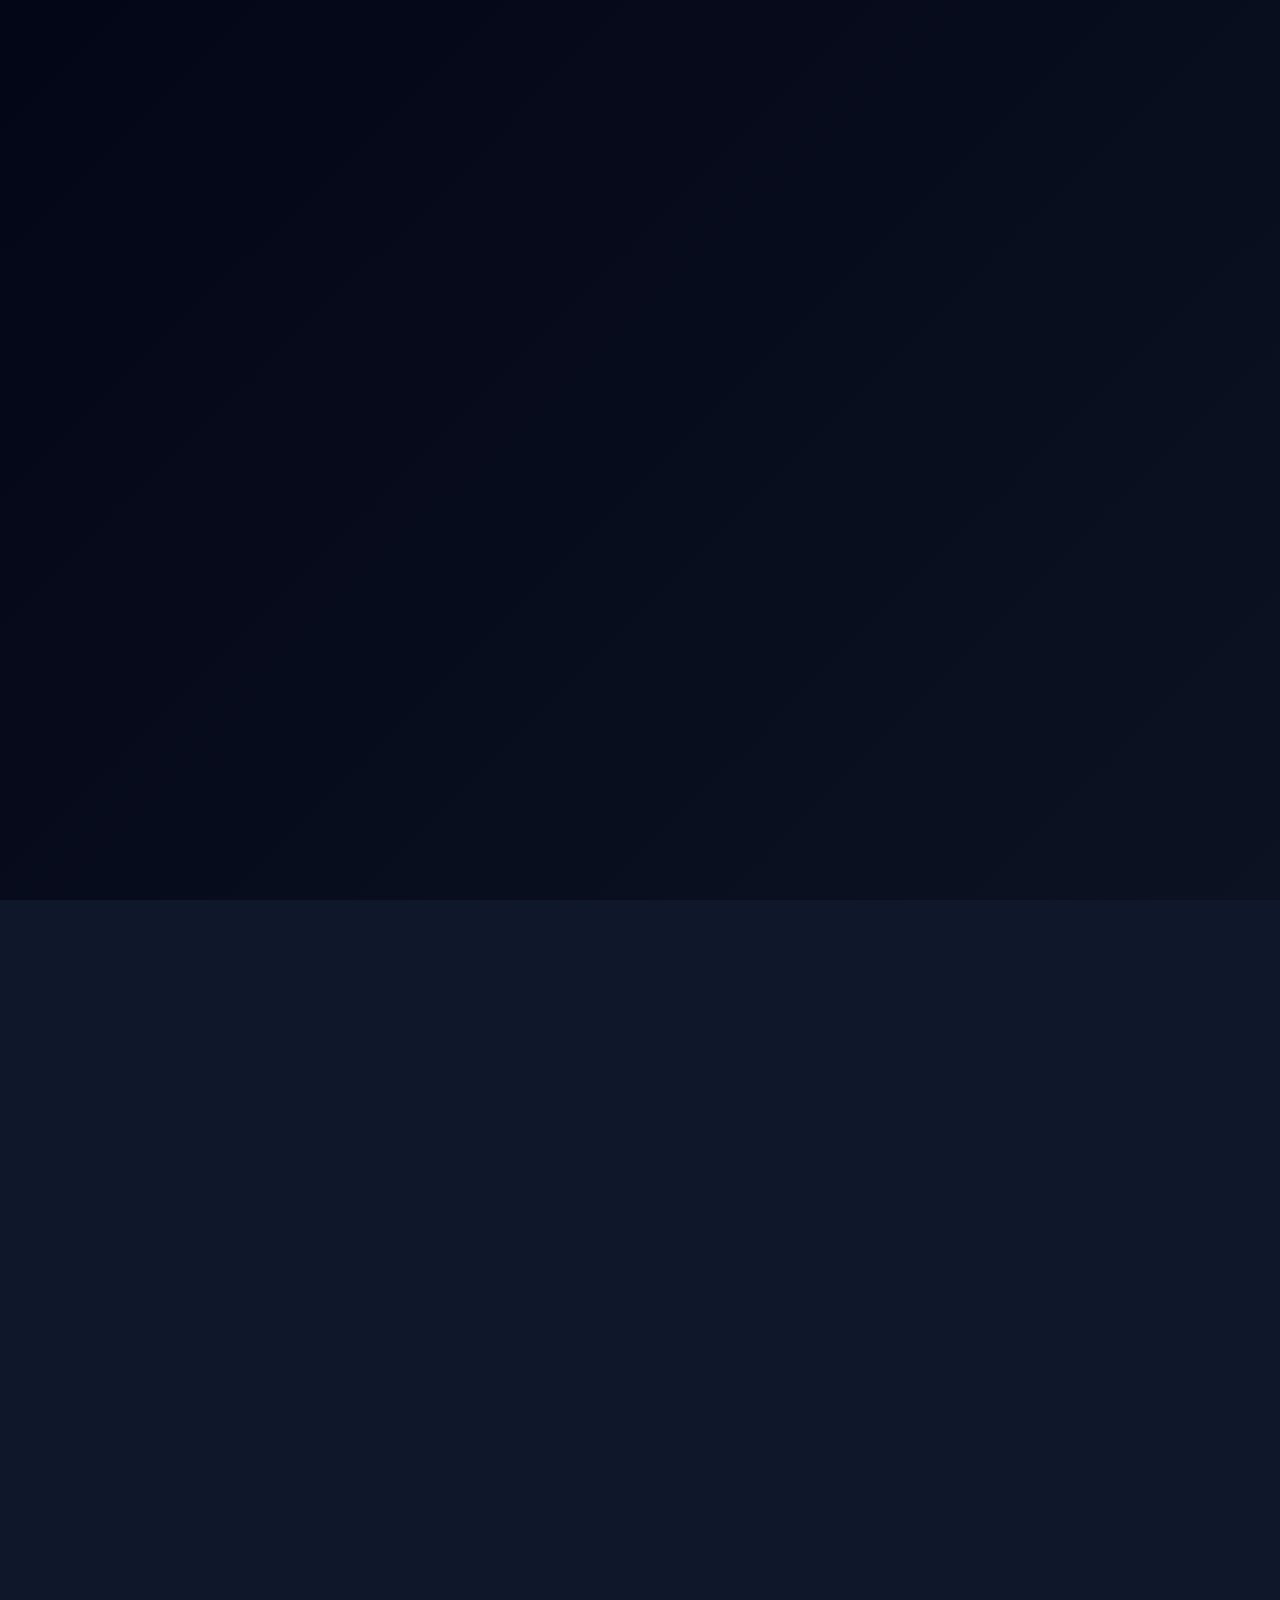
<file: html_reference/Bug-Lifecycle-Landing/index.html>
<!DOCTYPE html>
<html lang="en">
<head>
    <meta charset="UTF-8">
    <meta name="viewport" content="width=device-width, initial-scale=1.0">
    <title>Intelligent Software Defect Tracking System with Resolution Assistance</title>
    <link href="https://cdn.jsdelivr.net/npm/bootstrap@5.3.0/dist/css/bootstrap.min.css" rel="stylesheet">
    <link rel="stylesheet" href="https://cdn.jsdelivr.net/npm/bootstrap-icons@1.11.1/font/bootstrap-icons.css">
    <link href="https://fonts.googleapis.com/css2?family=Inter:wght@400;500;600&family=Poppins:wght@500;600;700&display=swap" rel="stylesheet">
    <link rel="stylesheet" href="css/style.css">
</head>
<body>
    <div class="loading-screen" id="loadingScreen" aria-hidden="true">
        <div class="loading-screen__content">
            <div class="loading-screen__icon">
                <i class="bi bi-bug-fill"></i>
            </div>
            <h1>Intelligent Software Defect Tracking System with Resolution Assistance</h1>
            <p>Preparing your workspace...</p>
        </div>
    </div>

    <div class="site-shell" id="siteShell">
        <nav class="navbar navbar-expand-lg navbar-light bg-white sticky-top shadow-sm py-3">
            <div class="container">
                <a class="navbar-brand d-flex align-items-center text-primary-custom" href="index.html" aria-label="Home">
                    <i class="bi bi-bug-fill fs-3"></i>
                </a>
                <button class="navbar-toggler border-0" type="button" data-bs-toggle="collapse" data-bs-target="#navbarNav">
                    <span class="navbar-toggler-icon"></span>
                </button>
                <div class="collapse navbar-collapse justify-content-center" id="navbarNav">
                    <ul class="navbar-nav justify-content-center mx-auto">
                        <li class="nav-item"><a class="nav-link text-dark fw-medium" href="#home">Home</a></li>
                        <li class="nav-item"><a class="nav-link text-dark fw-medium" href="#lifecycle">Defect Tracking</a></li>
                        <li class="nav-item"><a class="nav-link text-dark fw-medium" href="#features">Features</a></li>
                        <li class="nav-item"><a class="nav-link text-dark fw-medium" href="#why-us">Why Choose Us</a></li>
                    </ul>
                    <div class="navbar-actions d-flex justify-content-center gap-2">
                        <a href="login.html" class="btn btn-outline-secondary fw-medium">Login</a>
                        <a href="signup.html" class="btn btn-primary-custom">Sign Up</a>
                    </div>
                </div>
            </div>
        </nav>

        <section id="home" class="page-section bg-light-custom home-section">
            <div class="container py-5 section-card">
                <div class="row align-items-center g-5">
                    <div class="col-lg-6">
                        <span class="section-badge">Intelligent Defect Tracking</span>
                        <h1 class="display-4 fw-bold text-main mb-4">Manage software bugs smarter, faster, and more efficiently.</h1>
                        <p class="fs-5 mb-4">Streamline your development process with the Intelligent Software Defect Tracking System with Resolution Assistance. Log, assign, track, and close issues from one central dashboard.</p>
                        <div class="d-flex flex-wrap gap-3">
                            <a href="signup.html" class="btn btn-primary-custom btn-lg">Get Started</a>
                            <a href="login.html" class="btn btn-accent-custom btn-lg">Login</a>
                        </div>
                    </div>
                    <div class="col-lg-6 text-center">
                        <div class="p-5 feature-highlight-card rounded-4 shadow-sm border">
                            <i class="bi bi-bug feature-highlight-card-icon text-accent-custom" style="font-size: 9rem;"></i>
                            <h4 class="mt-3 feature-highlight-card-title text-muted">Track every issue clearly</h4>
                        </div>
                    </div>
                </div>
            </div>
        </section>

        <section id="lifecycle" class="page-section bg-white">
            <div class="container py-5 section-card">
                <div class="text-center mb-5 section-title">
                    <h2>The Anatomy of a Bug Lifecycle</h2>
                    <p>Track issues transparently from discovery to resolution.</p>
                </div>
                <div class="row justify-content-center mb-5">
                    <div class="col-md-10 col-lg-8">
                        <div class="text-center">
                            <h3 class="mb-3">What is the Intelligent Software Defect Tracking System with Resolution Assistance?</h3>
                            <p class="fs-5">Our system helps development teams manage software issues efficiently. It tracks bugs from creation until closure, ensuring nothing falls through the cracks. By centralizing issue data, it improves team collaboration, increases productivity, and guarantees faster product delivery.</p>
                        </div>
                    </div>
                </div>
                <div class="timeline-wrapper">
                    <div class="timeline-step">
                        <div class="timeline-icon"><i class="bi bi-plus-circle"></i></div>
                        <h5 class="mb-2">New</h5>
                        <p class="small mb-0">Bug is reported and logged.</p>
                    </div>
                    <div class="timeline-step">
                        <div class="timeline-icon"><i class="bi bi-person-check"></i></div>
                        <h5 class="mb-2">Assigned</h5>
                        <p class="small mb-0">Routed to the right developer.</p>
                    </div>
                    <div class="timeline-step">
                        <div class="timeline-icon"><i class="bi bi-gear-wide-connected"></i></div>
                        <h5 class="mb-2">In Progress</h5>
                        <p class="small mb-0">Code is being modified.</p>
                    </div>
                    <div class="timeline-step">
                        <div class="timeline-icon"><i class="bi bi-wrench"></i></div>
                        <h5 class="mb-2">Fixed</h5>
                        <p class="small mb-0">Developer resolves the issue.</p>
                    </div>
                    <div class="timeline-step">
                        <div class="timeline-icon"><i class="bi bi-clipboard-check"></i></div>
                        <h5 class="mb-2">Testing</h5>
                        <p class="small mb-0">QA verifies the fix.</p>
                    </div>
                    <div class="timeline-step">
                        <div class="timeline-icon"><i class="bi bi-check-circle-fill text-success"></i></div>
                        <h5 class="mb-2">Closed</h5>
                        <p class="small mb-0">Issue officially resolved.</p>
                    </div>
                </div>
            </div>
        </section>

        <section id="features" class="page-section bg-light-custom">
            <div class="container py-5 section-card">
                <div class="text-center mb-5 section-title">
                    <h2>Powerful Features</h2>
                    <p>Everything your team needs to ship high-quality software.</p>
                </div>
                <div class="row g-4">
                    <div class="col-md-6 col-lg-4">
                        <div class="card-custom h-100 p-4">
                            <div class="icon-box icon-bg-primary"><i class="bi bi-bug"></i></div>
                            <h5 class="mb-3">Bug Reporting</h5>
                            <p class="mb-0">Easily log new issues with detailed descriptions, environments, and attachments.</p>
                        </div>
                    </div>
                    <div class="col-md-6 col-lg-4">
                        <div class="card-custom h-100 p-4">
                            <div class="icon-box icon-bg-accent"><i class="bi bi-person-lines-fill"></i></div>
                            <h5 class="mb-3">Bug Assignment</h5>
                            <p class="mb-0">Automatically or manually route bugs to the correct module owners.</p>
                        </div>
                    </div>
                    <div class="col-md-6 col-lg-4">
                        <div class="card-custom h-100 p-4">
                            <div class="icon-box icon-bg-primary"><i class="bi bi-signpost-split"></i></div>
                            <h5 class="mb-3">Lifecycle Tracking</h5>
                            <p class="mb-0">Monitor the exact status of any issue in real-time across the workflow.</p>
                        </div>
                    </div>
                    <div class="col-md-6 col-lg-4">
                        <div class="card-custom h-100 p-4">
                            <div class="icon-box icon-bg-accent"><i class="bi bi-sort-up"></i></div>
                            <h5 class="mb-3">Priority & Severity</h5>
                            <p class="mb-0">Categorize bugs to ensure critical issues are tackled first.</p>
                        </div>
                    </div>
                    <div class="col-md-6 col-lg-4">
                        <div class="card-custom h-100 p-4">
                            <div class="icon-box icon-bg-primary"><i class="bi bi-code-slash"></i></div>
                            <h5 class="mb-3">Developer Workspace</h5>
                            <p class="mb-0">A focused view for developers to see assigned tasks and update statuses.</p>
                        </div>
                    </div>
                    <div class="col-md-6 col-lg-4">
                        <div class="card-custom h-100 p-4">
                            <div class="icon-box icon-bg-accent"><i class="bi bi-check2-square"></i></div>
                            <h5 class="mb-3">Testing Module</h5>
                            <p class="mb-0">Dedicated workflows for QA to approve fixes or reopen issues.</p>
                        </div>
                    </div>
                    <div class="col-md-6 col-lg-4">
                        <div class="card-custom h-100 p-4">
                            <div class="icon-box icon-bg-primary"><i class="bi bi-chat-dots"></i></div>
                            <h5 class="mb-3">Comments & Discussion</h5>
                            <p class="mb-0">Contextual threads on every bug for seamless team communication.</p>
                        </div>
                    </div>
                    <div class="col-md-6 col-lg-4">
                        <div class="card-custom h-100 p-4">
                            <div class="icon-box icon-bg-accent"><i class="bi bi-bell"></i></div>
                            <h5 class="mb-3">Notification System</h5>
                            <p class="mb-0">Get alerted when bugs are assigned to you or status changes.</p>
                        </div>
                    </div>
                    <div class="col-md-6 col-lg-4">
                        <div class="card-custom h-100 p-4">
                            <div class="icon-box icon-bg-primary"><i class="bi bi-graph-up"></i></div>
                            <h5 class="mb-3">Dashboard & Reports</h5>
                            <p class="mb-0">Visualize project health, bottleneck areas, and team velocity.</p>
                        </div>
                    </div>
                </div>
            </div>
        </section>

        <section id="why-us" class="page-section bg-light-custom">
        <div class="container py-5">
            <div class="text-center mb-5">
                <h2>Why Choose Us</h2>
                <p>Designed to eliminate friction in your development pipeline.</p>
            </div>
            
            <div class="row g-4">
                <div class="col-md-6">
                    <div class="card-custom p-4 d-flex flex-row align-items-center gap-4 h-100">
                        <div class="icon-box icon-bg-primary mb-0 flex-shrink-0"><i class="bi bi-lightning-charge"></i></div>
                        <div>
                            <h5 class="mb-1">Faster Bug Resolution</h5>
                            <p class="mb-0 small">Clear assignments and workflows cut resolution times in half.</p>
                        </div>
                    </div>
                </div>
                <div class="col-md-6">
                    <div class="card-custom p-4 d-flex flex-row align-items-center gap-4 h-100">
                        <div class="icon-box icon-bg-accent mb-0 flex-shrink-0"><i class="bi bi-folder2-open"></i></div>
                        <div>
                            <h5 class="mb-1">Organized Workflow</h5>
                            <p class="mb-0 small">Never lose track of a bug report in endless email chains again.</p>
                        </div>
                    </div>
                </div>
                <div class="col-md-6">
                    <div class="card-custom p-4 d-flex flex-row align-items-center gap-4 h-100">
                        <div class="icon-box icon-bg-primary mb-0 flex-shrink-0"><i class="bi bi-people"></i></div>
                        <div>
                            <h5 class="mb-1">Easy Collaboration</h5>
                            <p class="mb-0 small">Bridge the gap between QA, Developers, and Management.</p>
                        </div>
                    </div>
                </div>
                <div class="col-md-6">
                    <div class="card-custom p-4 d-flex flex-row align-items-center gap-4 h-100">
                        <div class="icon-box icon-bg-accent mb-0 flex-shrink-0"><i class="bi bi-eye"></i></div>
                        <div>
                            <h5 class="mb-1">Transparent Tracking</h5>
                            <p class="mb-0 small">Complete visibility over project health and individual performance.</p>
                        </div>
                    </div>
                </div>
            </div>
        </div>
    </section>

    <section class="py-5 bg-white">
        <div class="container py-5">
            <div class="row g-4 text-center">
                <div class="col-6 col-md-3">
                    <h2 class="text-primary-custom fw-bold mb-1">500+</h2>
                    <p class="mb-0 fw-medium">Issues Managed</p>
                </div>
                <div class="col-6 col-md-3">
                    <h2 class="text-accent-custom fw-bold mb-1">98%</h2>
                    <p class="mb-0 fw-medium">Tracking Accuracy</p>
                </div>
                <div class="col-6 col-md-3">
                    <h2 class="text-primary-custom fw-bold mb-1">24/7</h2>
                    <p class="mb-0 fw-medium">Availability</p>
                </div>
                <div class="col-6 col-md-3">
                    <h2 class="text-accent-custom fw-bold mb-1">100%</h2>
                    <p class="mb-0 fw-medium">Workflow Transparency</p>
                </div>
            </div>
        </div>
    </section>

    <section class="py-5 bg-primary-custom text-white text-center">
        <div class="container py-5">
            <h2 class="mb-4 text-white">Ready to Streamline Your Bug Management?</h2>
            <p class="mb-4 text-white-50 fs-5">Join modern teams building better software faster.</p>
            <div class="d-flex justify-content-center gap-3">
                <a href="signup.html" class="btn btn-accent-custom btn-lg">Sign Up Now</a>
                <a href="login.html" class="btn btn-light btn-lg text-primary-custom fw-bold">Login</a>
            </div>
        </div>
    </section>

    <footer class="bg-white py-4 border-top">
        <div class="container">
            <div class="row align-items-center">
                <div class="col-md-4 text-center text-md-start mb-3 mb-md-0">
                    <h5 class="text-primary-custom fw-bold mb-0 d-flex align-items-center gap-2 justify-content-center justify-content-md-start">
                        <i class="bi bi-bug-fill"></i> Intelligent Defect Tracking
                    </h5>
                </div>
                <div class="col-md-4 text-center mb-3 mb-md-0">
                    <a href="#" class="text-muted text-decoration-none mx-2">Home</a>
                    <a href="#" class="text-muted text-decoration-none mx-2">Features</a>
                    <a href="#" class="text-muted text-decoration-none mx-2">Contact</a>
                </div>
                <div class="col-md-4 text-center text-md-end">
                    <a href="https://github.com/placeholder" class="text-muted text-decoration-none me-3"><i class="bi bi-github fs-5"></i></a>
                    <a href="mailto:contact@placeholder.com" class="text-muted text-decoration-none"><i class="bi bi-envelope fs-5"></i></a>
                </div>
            </div>
            <hr class="my-4 text-muted">
            <div class="text-center text-muted small">
                &copy; 2026 Intelligent Software Defect Tracking System with Resolution Assistance. All rights reserved.
            </div>
        </div>
    </footer>

    <script src="https://cdn.jsdelivr.net/npm/bootstrap@5.3.0/dist/js/bootstrap.bundle.min.js"></script>
    <script>
        window.addEventListener('load', () => {
            const loader = document.getElementById('loadingScreen');
            const shell = document.getElementById('siteShell');

            setTimeout(() => {
                loader.classList.add('is-hidden');
                shell.classList.add('is-visible');
            }, 2200);
        });
    </script>
</body>
</html>
</file>
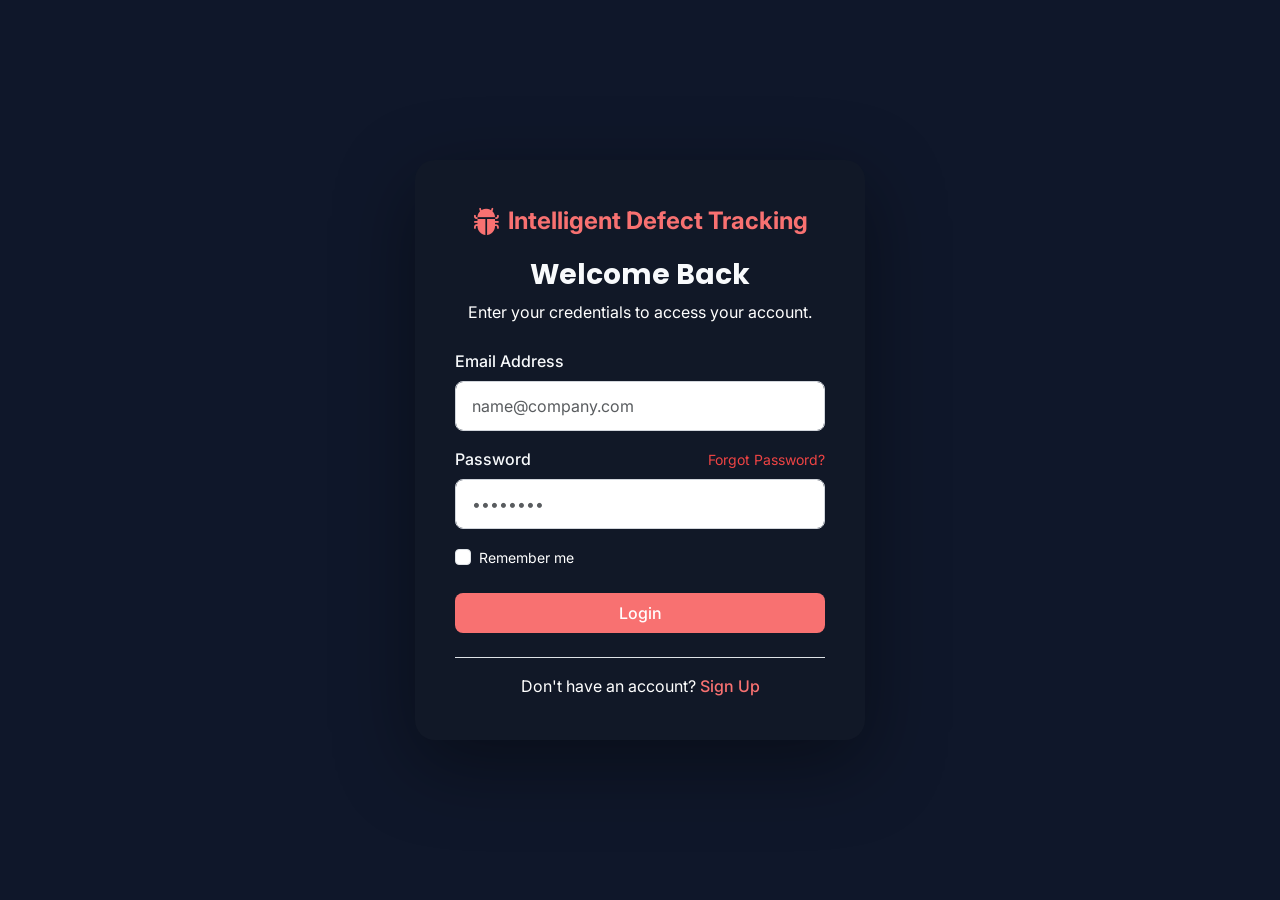
<file: html_reference/Bug-Lifecycle-Landing/login.html>
<!DOCTYPE html>
<html lang="en">
<head>
    <meta charset="UTF-8">
    <meta name="viewport" content="width=device-width, initial-scale=1.0">
    <title>Login - Intelligent Software Defect Tracking System with Resolution Assistance</title>
    <link href="https://cdn.jsdelivr.net/npm/bootstrap@5.3.0/dist/css/bootstrap.min.css" rel="stylesheet">
    <link rel="stylesheet" href="https://cdn.jsdelivr.net/npm/bootstrap-icons@1.11.1/font/bootstrap-icons.css">
    <link href="https://fonts.googleapis.com/css2?family=Inter:wght@400;500;600&family=Poppins:wght@500;600;700&display=swap" rel="stylesheet">
    <link rel="stylesheet" href="css/style.css">
</head>
<body class="bg-light-custom">

    <div class="auth-wrapper">
        <div class="card-custom auth-card">
            <div class="text-center mb-4">
                <a href="index.html" class="text-decoration-none text-primary-custom d-inline-flex align-items-center gap-2 mb-3">
                    <i class="bi bi-bug-fill fs-3"></i>
                    <span class="fs-4 fw-bold font-heading">Intelligent Defect Tracking</span>
                </a>
                <h3 class="fw-bold">Welcome Back</h3>
                <p class="text-muted">Enter your credentials to access your account.</p>
            </div>

            <form action="dashboard.html" method="GET">
                <div class="mb-3">
                    <label for="email" class="form-label fw-medium text-main">Email Address</label>
                    <input type="email" class="form-control" id="email" placeholder="name@company.com" required>
                </div>
                <div class="mb-3">
                    <div class="d-flex justify-content-between align-items-center">
                        <label for="password" class="form-label fw-medium text-main mb-0">Password</label>
                        <a href="#" class="text-accent-custom small text-decoration-none">Forgot Password?</a>
                    </div>
                    <input type="password" class="form-control mt-2" id="password" placeholder="••••••••" required>
                </div>
                <div class="mb-4 form-check">
                    <input type="checkbox" class="form-check-input" id="rememberMe">
                    <label class="form-check-label text-muted small" for="rememberMe">Remember me</label>
                </div>
                <button type="submit" class="btn btn-primary-custom w-100 py-2">Login</button>
            </form>

            <div class="text-center mt-4 pt-3 border-top">
                <p class="text-muted mb-0">Don't have an account? <a href="signup.html" class="text-primary-custom fw-medium text-decoration-none">Sign Up</a></p>
            </div>
        </div>
    </div>

    <script src="https://cdn.jsdelivr.net/npm/bootstrap@5.3.0/dist/js/bootstrap.bundle.min.js"></script>
</body>
</html>
</file>
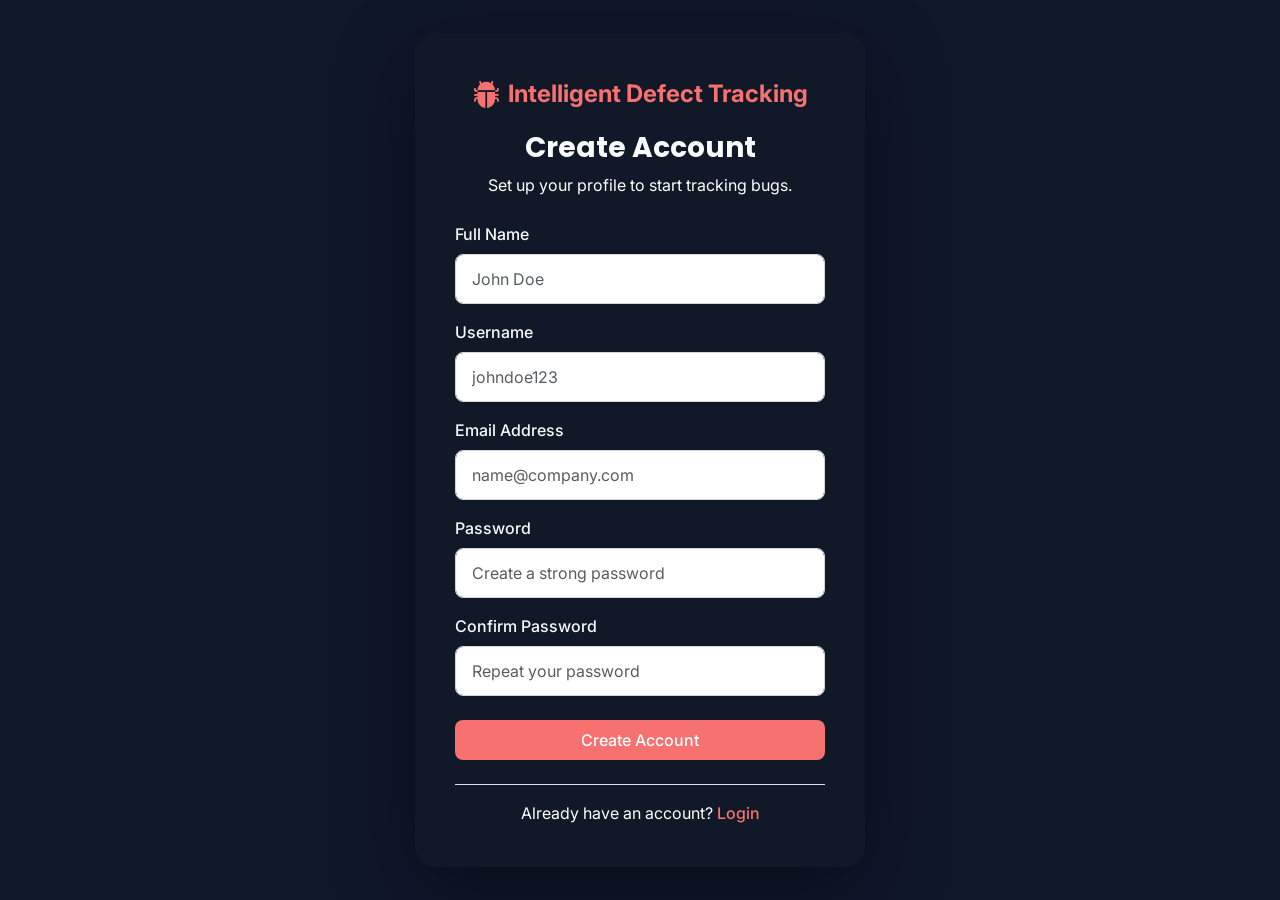
<file: html_reference/Bug-Lifecycle-Landing/signup.html>
<!DOCTYPE html>
<html lang="en">
<head>
    <meta charset="UTF-8">
    <meta name="viewport" content="width=device-width, initial-scale=1.0">
    <title>Sign Up - Intelligent Software Defect Tracking System with Resolution Assistance</title>
    <link href="https://cdn.jsdelivr.net/npm/bootstrap@5.3.0/dist/css/bootstrap.min.css" rel="stylesheet">
    <link rel="stylesheet" href="https://cdn.jsdelivr.net/npm/bootstrap-icons@1.11.1/font/bootstrap-icons.css">
    <link href="https://fonts.googleapis.com/css2?family=Inter:wght@400;500;600&family=Poppins:wght@500;600;700&display=swap" rel="stylesheet">
    <link rel="stylesheet" href="css/style.css">
</head>
<body class="bg-light-custom">

    <div class="auth-wrapper">
        <div class="card-custom auth-card">
            <div class="text-center mb-4">
                <a href="index.html" class="text-decoration-none text-primary-custom d-inline-flex align-items-center gap-2 mb-3">
                    <i class="bi bi-bug-fill fs-3"></i>
                    <span class="fs-4 fw-bold font-heading">Intelligent Defect Tracking</span>
                </a>
                <h3 class="fw-bold">Create Account</h3>
                <p class="text-muted">Set up your profile to start tracking bugs.</p>
            </div>

            <form action="login.html" method="GET">
                <div class="mb-3">
                    <label for="fullName" class="form-label fw-medium text-main">Full Name</label>
                    <input type="text" class="form-control" id="fullName" placeholder="John Doe" required>
                </div>
                <div class="mb-3">
                    <label for="username" class="form-label fw-medium text-main">Username</label>
                    <input type="text" class="form-control" id="username" placeholder="johndoe123" required>
                </div>
                <div class="mb-3">
                    <label for="email" class="form-label fw-medium text-main">Email Address</label>
                    <input type="email" class="form-control" id="email" placeholder="name@company.com" required>
                </div>
                <div class="mb-3">
                    <label for="password" class="form-label fw-medium text-main">Password</label>
                    <input type="password" class="form-control" id="password" placeholder="Create a strong password" required>
                </div>
                <div class="mb-4">
                    <label for="confirmPassword" class="form-label fw-medium text-main">Confirm Password</label>
                    <input type="password" class="form-control" id="confirmPassword" placeholder="Repeat your password" required>
                </div>
                <button type="submit" class="btn btn-primary-custom w-100 py-2">Create Account</button>
            </form>

            <div class="text-center mt-4 pt-3 border-top">
                <p class="text-muted mb-0">Already have an account? <a href="login.html" class="text-primary-custom fw-medium text-decoration-none">Login</a></p>
            </div>
        </div>
    </div>

    <script src="https://cdn.jsdelivr.net/npm/bootstrap@5.3.0/dist/js/bootstrap.bundle.min.js"></script>
</body>
</html>
</file>
<file: html_reference/Bug-Lifecycle-Landing/css/style.css>
/* Color Palette & Typography Variables */
:root {
  --primary-color: #F87171;
  --accent-color: #EF4444;
  --success-color: #22C55E;
  --warning-color: #F97316;
  --danger-color: #DC2626;
  --bg-color: #020617;
  --card-bg: #0F172A;
  --text-main: #F8FAFC;
  --text-muted: #94A3B8;
  
  --font-heading: 'Poppins', sans-serif;
  --font-body: 'Inter', sans-serif;
}

body {
  font-family: var(--font-body);
  color: var(--text-main);
  background-color: #0f172a;
  overflow-x: hidden;
}

.loading-screen {
  position: fixed;
  inset: 0;
  z-index: 9999;
  display: flex;
  align-items: center;
  justify-content: center;
  background: linear-gradient(135deg, #020617 0%, #0d1222 100%);
  transition: opacity 0.6s ease, visibility 0.6s ease;
}

.loading-screen.is-hidden {
  opacity: 0;
  visibility: hidden;
  pointer-events: none;
}

.loading-screen__content {
  text-align: center;
  animation: loaderFade 2.4s ease forwards;
}

.loading-screen__icon {
  width: 92px;
  height: 92px;
  margin: 0 auto 1rem;
  border-radius: 50%;
  display: flex;
  align-items: center;
  justify-content: center;
  background: linear-gradient(135deg, var(--accent-color), #b91c1c);
  color: #fff;
  font-size: 2.4rem;
  box-shadow: 0 20px 40px rgba(220, 38, 38, 0.3);
}

.loading-screen h1 {
  font-size: clamp(1.5rem, 3.2vw, 2.4rem);
  color: var(--primary-color);
  margin-bottom: 0.5rem;
}

.loading-screen p {
  color: var(--text-muted);
  font-size: 1rem;
  margin-bottom: 0;
}

.site-shell {
  opacity: 0;
  transform: translateY(8px);
  transition: opacity 0.7s ease, transform 0.7s ease;
}

.site-shell.is-visible {
  opacity: 1;
  transform: translateY(0);
}

h1, h2, h3, h4, h5, h6, .navbar-brand {
  font-family: var(--font-heading);
  font-weight: 600;
}

p {
  color: var(--text-muted);
  line-height: 1.6;
}

/* Custom Buttons */
.btn-primary-custom {
  background-color: var(--primary-color);
  color: #fff;
  border: none;
  border-radius: 8px;
  padding: 10px 24px;
  font-weight: 500;
  transition: all 0.3s ease;
}

.btn-primary-custom:hover {
  background-color: #991b1b;
  color: #fff;
}

.btn-accent-custom {
  background-color: var(--accent-color);
  color: #fff;
  border: none;
  border-radius: 8px;
  padding: 10px 24px;
  font-weight: 500;
  transition: all 0.3s ease;
}

.btn-accent-custom:hover {
  background-color: #b91c1c;
  color: #fff;
}

/* Utilities */
.text-primary-custom { color: var(--primary-color) !important; }
.text-accent-custom { color: var(--accent-color) !important; }
.bg-primary-custom { background-color: var(--primary-color) !important; }
.bg-light-custom { background-color: #0f172a !important; }
.bg-white { background-color: #111827 !important; color: var(--text-main) !important; }

.page-section {
  padding: 5rem 0;
}

.home-section {
  min-height: calc(100vh - 140px);
  display: flex;
  align-items: center;
}

.section-badge {
  display: inline-block;
  margin-bottom: 1rem;
  color: var(--accent-color);
  font-weight: 600;
  text-transform: uppercase;
  letter-spacing: 0.12em;
}

.section-card {
  background: #111827;
  border-radius: 30px;
  padding: 3.5rem;
  box-shadow: 0 28px 80px rgba(0, 0, 0, 0.45);
  border: 1px solid rgba(255, 255, 255, 0.08);
}

.section-title h2 {
  font-size: clamp(2rem, 3vw, 2.8rem);
}

.section-title p {
  color: var(--text-muted);
}

.feature-highlight-card {
  background: rgba(255, 255, 255, 0.06);
  border-color: rgba(239, 68, 68, 0.18);
  transition: transform 0.3s ease, background-color 0.3s ease;
}

.feature-highlight-card:hover {
  transform: translateY(-4px);
  background: rgba(255, 255, 255, 0.12);
}

.feature-highlight-card-icon {
  display: inline-block;
  transition: transform 0.4s ease;
  transform-origin: center;
}

.feature-highlight-card:hover .feature-highlight-card-icon {
  animation: spin 1.2s linear infinite;
  animation-fill-mode: both;
}

.feature-highlight-card-title {
  transition: color 0.3s ease;
}

.feature-highlight-card:hover .feature-highlight-card-title {
  color: #fff !important;
}

.navbar {
  position: sticky;
  top: 1.5rem;
  z-index: 1100;
  padding: 0.95rem 1rem;
  margin: 0 auto;
  max-width: 1200px;
  width: calc(100% - 2rem);
  border-radius: 28px;
  background: rgba(15, 23, 42, 0.94);
  border: 1px solid rgba(239, 68, 68, 0.45);
  box-shadow: 0 30px 60px rgba(0, 0, 0, 0.35);
}

.navbar-brand {
  padding: 0;
  margin-right: 1.5rem;
}

.navbar-brand i {
  color: var(--primary-color);
  transition: transform 0.2s ease;
}

.navbar-brand:hover i {
  transform: rotate(-8deg) scale(1.05);
}

.navbar-nav {
  display: flex;
  align-items: center;
  gap: 0.5rem;
  justify-content: center;
}

.nav-link {
  padding: 0.7rem 1rem;
  border-radius: 999px;
  color: #fff !important;
  transition: all 0.25s ease;
}

.nav-link:hover,
.nav-link:focus {
  background-color: rgba(239, 68, 68, 0.18);
  color: var(--accent-color) !important;
  transform: translateY(-1px);
}

.navbar-actions {
  margin-left: 0;
  justify-content: center;
}

.navbar-actions .btn {
  border-radius: 999px;
  padding: 0.7rem 1.15rem;
  transition: all 0.25s ease;
}

.navbar-actions .btn-outline-secondary {
  background: rgba(255, 255, 255, 0.08);
  border: 1px solid rgba(255, 255, 255, 0.14);
  color: #fff;
}

.navbar-actions .btn-outline-secondary:hover {
  background: rgba(255, 255, 255, 0.14);
  color: #fff;
  border-color: rgba(255, 255, 255, 0.22);
}

.navbar-actions .btn-primary-custom {
  box-shadow: 0 14px 34px rgba(220, 38, 38, 0.35);
}

/* Cards & Shadows */
.card-custom {
  background: #111827;
  border: none;
  border-radius: 20px;
  box-shadow: 0 24px 80px rgba(0, 0, 0, 0.4);
  transition: transform 0.2s ease, box-shadow 0.2s ease;
}

.card-custom:hover {
  transform: translateY(-5px);
  box-shadow: 0 10px 15px -3px rgba(0, 0, 0, 0.1), 0 4px 6px -2px rgba(0, 0, 0, 0.05);
}

.icon-box {
  width: 48px;
  height: 48px;
  border-radius: 10px;
  display: flex;
  align-items: center;
  justify-content: center;
  font-size: 24px;
  margin-bottom: 1rem;
}

.icon-bg-primary { background-color: rgba(220, 38, 38, 0.15); color: var(--primary-color); }
.icon-bg-accent { background-color: rgba(239, 68, 68, 0.15); color: var(--accent-color); }

/* Timeline Setup */
.timeline-wrapper {
  display: flex;
  flex-direction: row;
  justify-content: space-between;
  align-items: flex-start;
  position: relative;
  overflow-x: auto;
  padding-bottom: 1rem;
}

.timeline-step {
  flex: 1;
  text-align: center;
  position: relative;
  min-width: 150px;
  padding: 0 10px;
}

.timeline-step::after {
  content: '';
  position: absolute;
  top: 24px;
  right: -50%;
  width: 100%;
  height: 2px;
  background-color: rgba(255, 255, 255, 0.08);
  z-index: 1;
}

.timeline-step:last-child::after {
  display: none;
}

.timeline-icon {
  width: 50px;
  height: 50px;
  background-color: var(--card-bg);
  border: 2px solid var(--accent-color);
  color: var(--accent-color);
  border-radius: 50%;
  display: flex;
  align-items: center;
  justify-content: center;
  margin: 0 auto 15px auto;
  position: relative;
  z-index: 2;
  font-size: 20px;
}

/* Authentication Pages */
.auth-wrapper {
  min-height: 100vh;
  display: flex;
  align-items: center;
  justify-content: center;
  padding: 2rem 1rem;
}

.auth-card {
  width: 100%;
  max-width: 450px;
  padding: 2.5rem;
}

.auth-card .text-muted {
  color: #fff !important;
}

/* Form Controls */
.form-control {
  border-radius: 8px;
  border: 1px solid #d1d5db;
  padding: 0.75rem 1rem;
}

.form-control:focus {
  border-color: var(--accent-color);
  box-shadow: 0 0 0 0.25rem rgba(20, 184, 166, 0.25);
}

@keyframes loaderFade {
  0% {
    opacity: 0;
    transform: scale(0.95);
  }
  15% {
    opacity: 1;
    transform: scale(1);
  }
  80% {
    opacity: 1;
    transform: scale(1);
  }
  100% {
    opacity: 0;
    transform: scale(1.02);
  }
}

@keyframes spin {
  0% {
    transform: rotate(0deg);
  }
  100% {
    transform: rotate(360deg);
  }
}

/* Responsive adjustments */
@media (max-width: 991px) {
  .navbar-collapse {
    margin-top: 1rem;
    padding: 1rem;
    border-radius: 16px;
    background: rgba(15, 23, 42, 0.95);
    border: 1px solid rgba(255, 255, 255, 0.08);
    box-shadow: 0 10px 40px rgba(0, 0, 0, 0.35);
  }

  .navbar-nav {
    justify-content: center;
    margin-bottom: 0.75rem;
  }

  .navbar-collapse {
    display: flex;
    flex-wrap: wrap;
    align-items: center;
    justify-content: center;
  }

  .navbar-actions {
    margin-left: 0;
    justify-content: center;
    width: 100%;
  }
}

/* Footer styling */
footer {
  background-color: #0f172a !important;
}

footer h5,
footer p {
  color: #fff !important;
}

footer a {
  color: #fff !important;
}

footer .text-muted {
  color: #fff !important;
}

@media (max-width: 768px) {
  .timeline-wrapper {
    flex-direction: column;
    align-items: center;
  }
  .timeline-step::after {
    display: none;
  }
  .timeline-step {
    margin-bottom: 2rem;
  }
}
</file>
